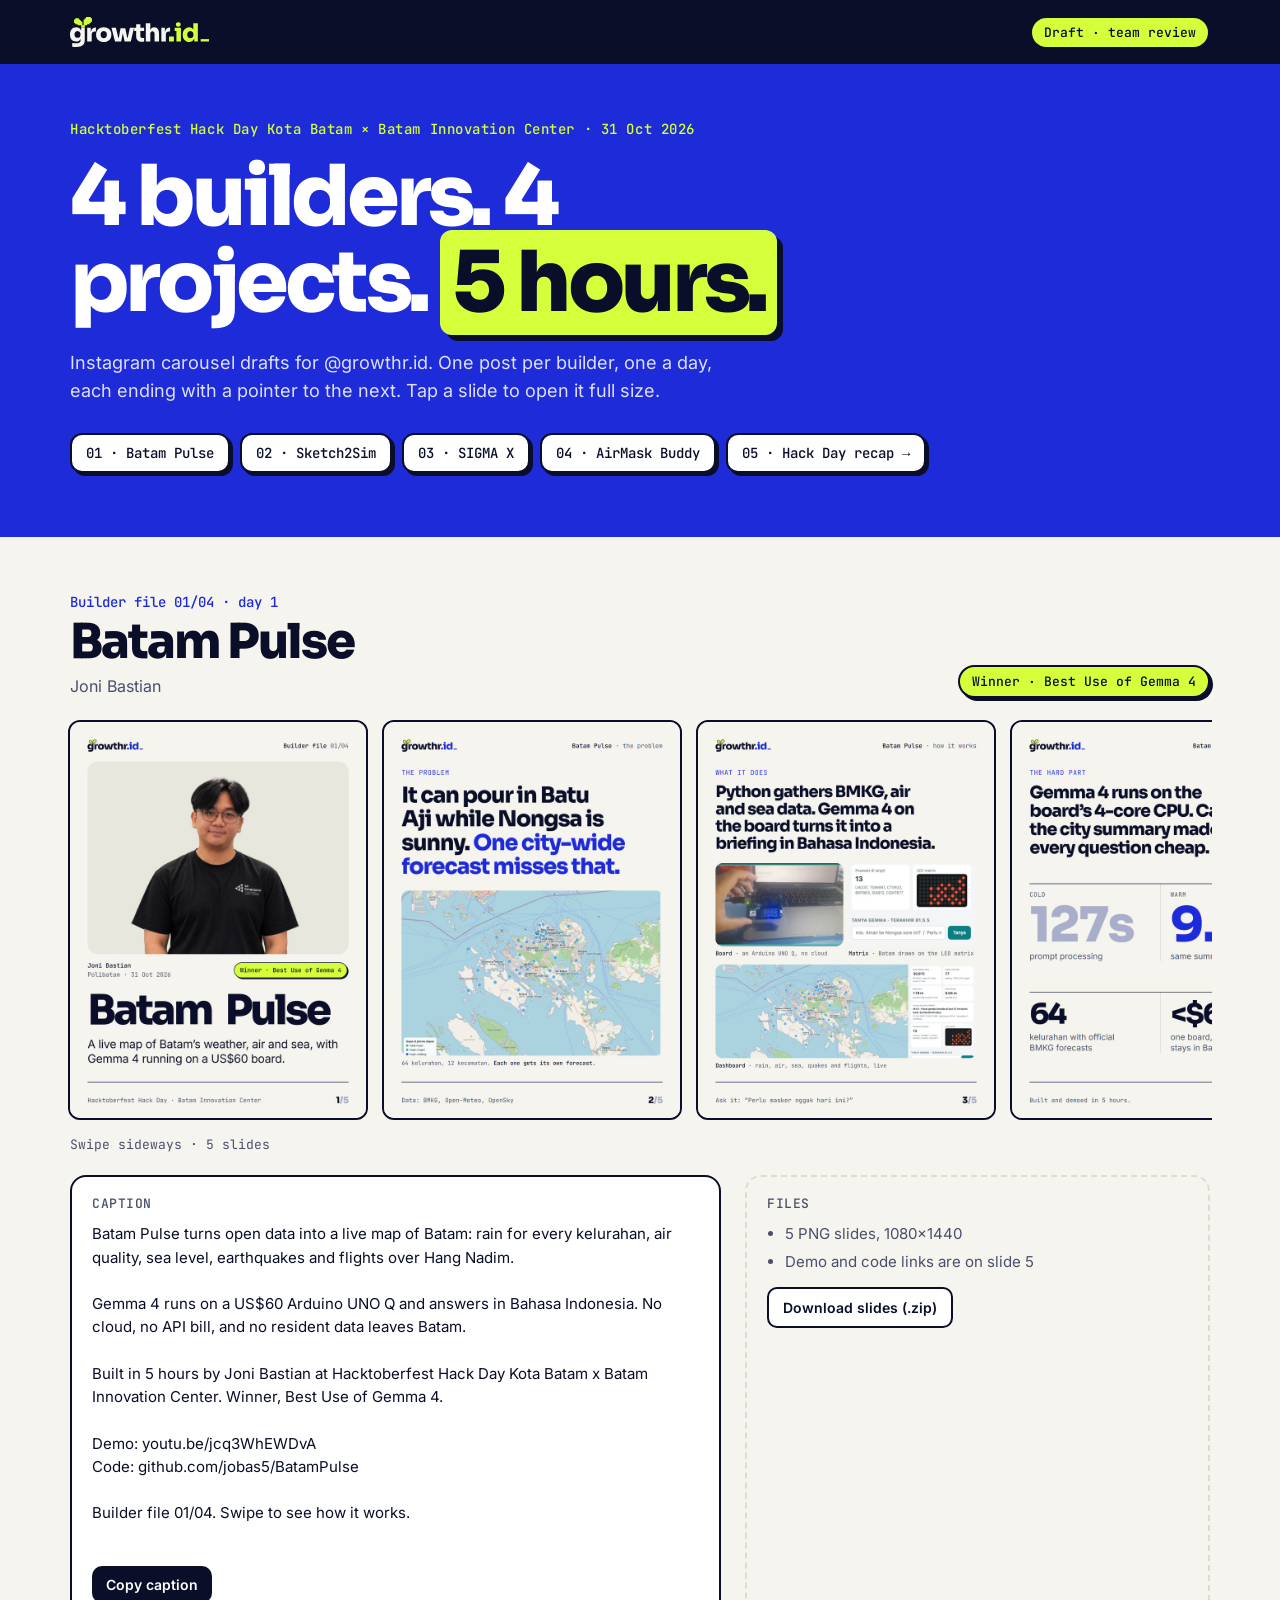
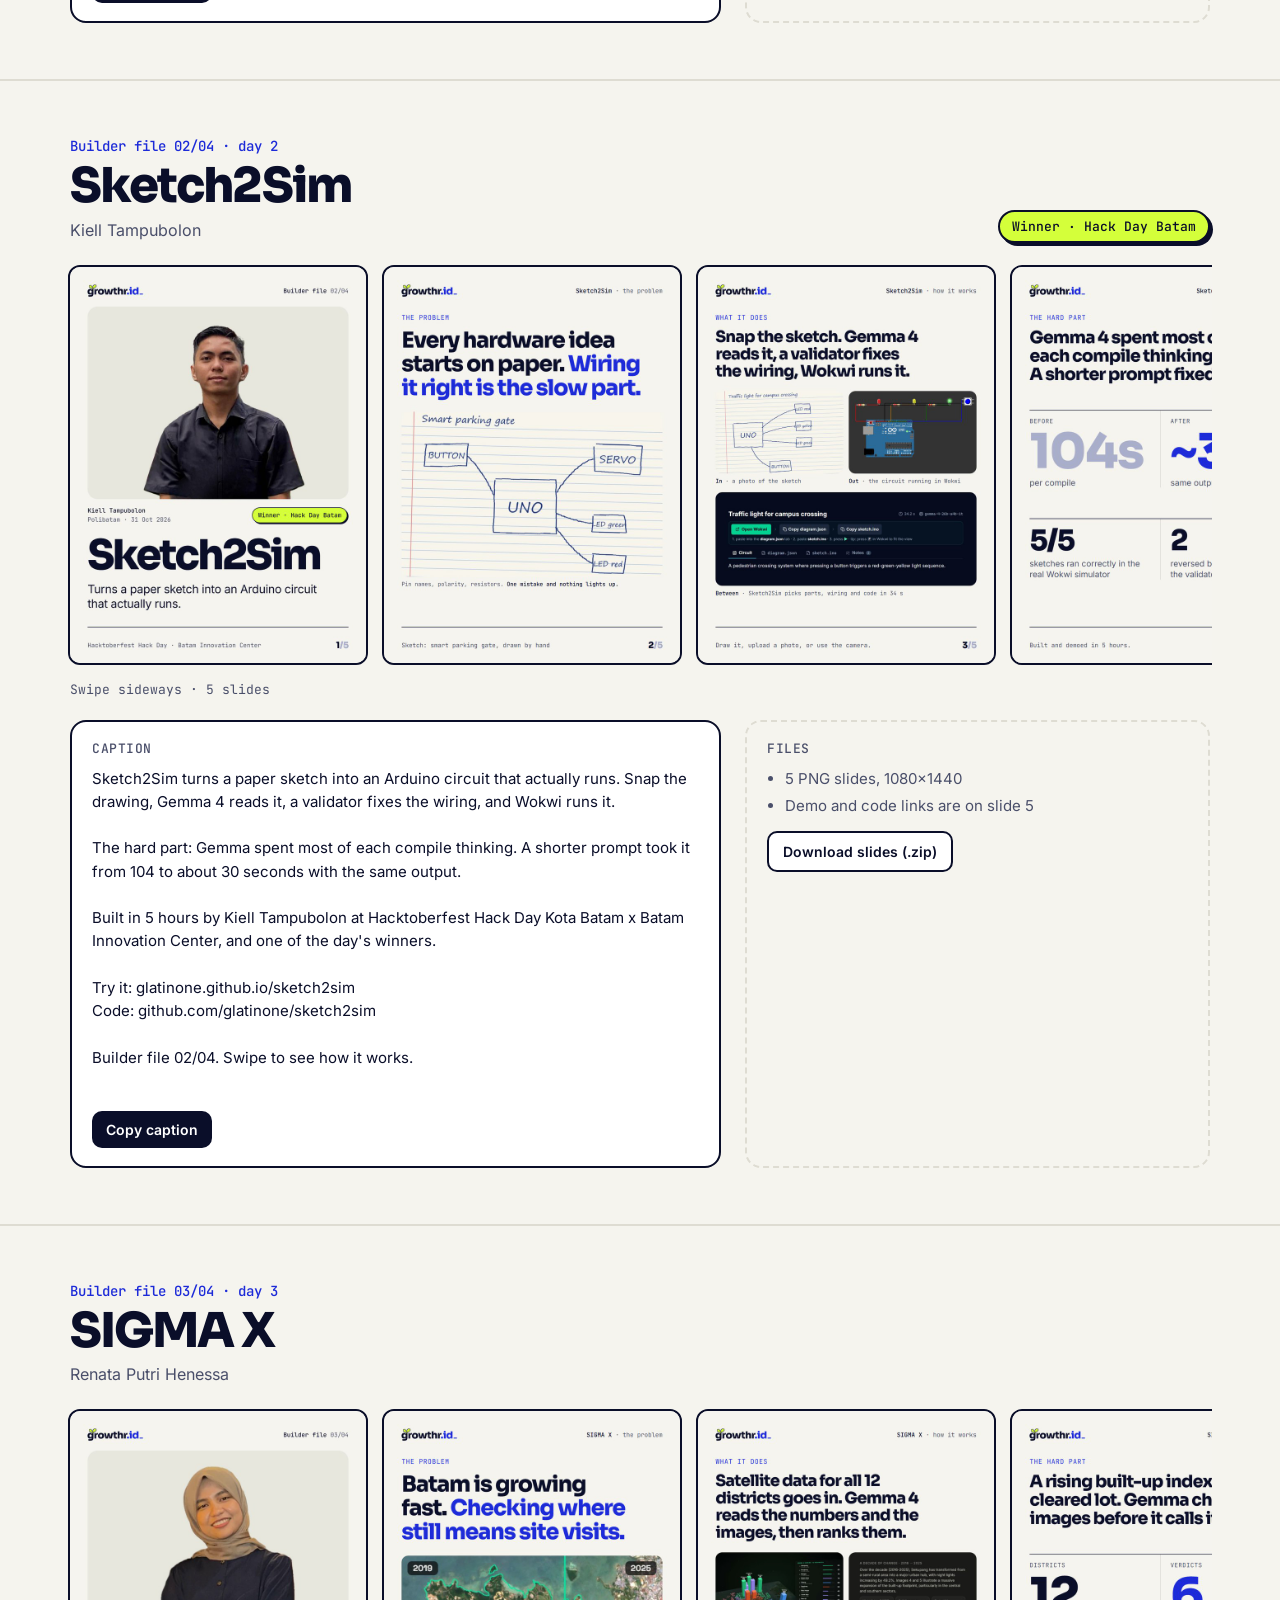
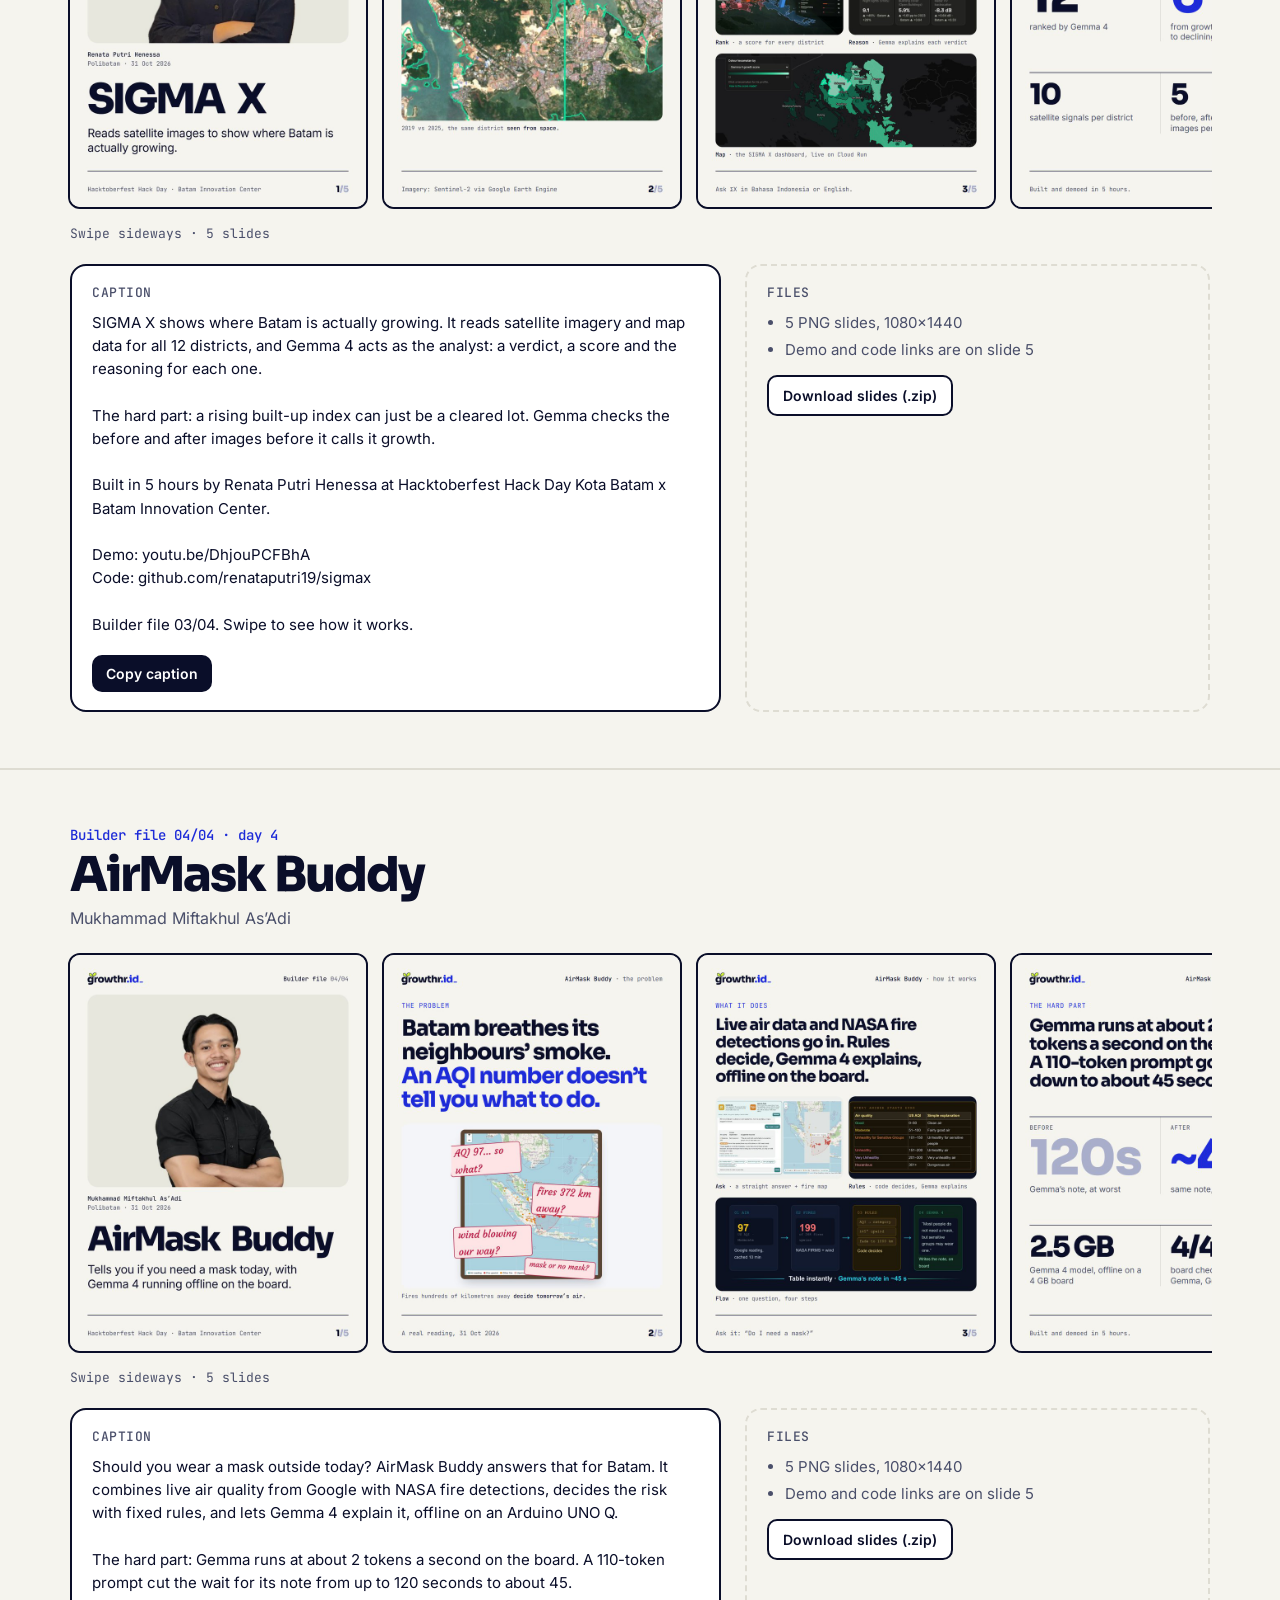
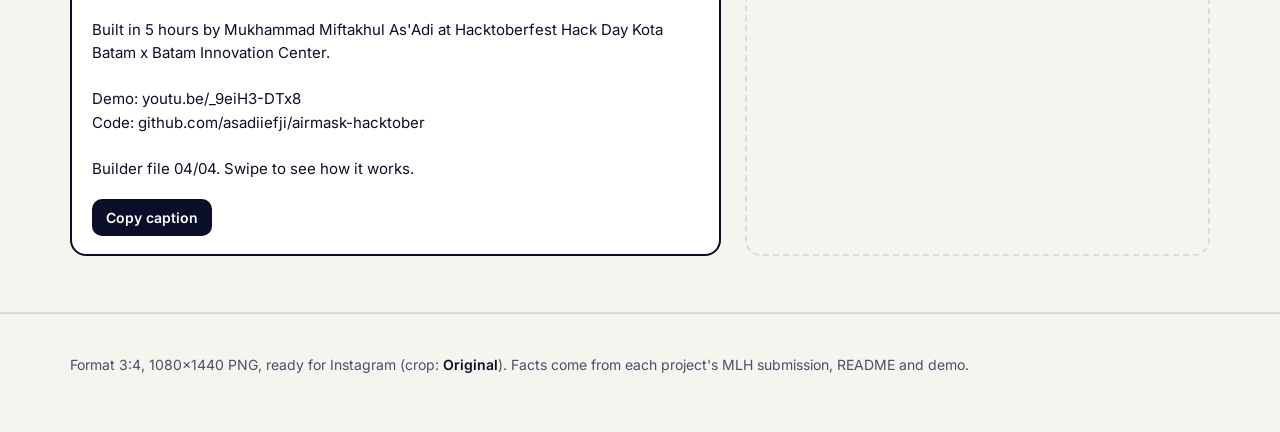
<file: index.html>
<!doctype html>
<html lang="en">
<head>
<meta charset="utf-8">
<meta name="viewport" content="width=device-width, initial-scale=1, viewport-fit=cover">
<meta name="robots" content="noindex, nofollow">
<title>Hack Day Batam · Builder files</title>
<meta property="og:title" content="Hack Day Batam · Builder files (draft)">
<meta property="og:description" content="Instagram carousel drafts for @growthr.id: 4 builders, 4 projects, 5 hours.">
<meta property="og:image" content="slides/joni/slide-01.jpg">
<link rel="icon" href="img/mark.svg">
<link rel="stylesheet" href="fonts/fonts.css">
<style>
/* Layout: growthr.id site language. Ink nav, blue hero with a lime highlight, paper body; each builder is a
   section with a swipeable 3:4 strip (like the IG carousel), the caption, and downloads. Single light theme by choice. */
:root{--ink:#0a0e29;--blue:#1d2bd8;--lime:#d4ff3a;--paper:#f5f4ee;--white:#fff;--mute:#4a4f6a;--line:#dedcd2;
  --display:"Sora","Arial Black",Arial,sans-serif;--body:"Inter","Segoe UI",Arial,sans-serif;--mono:"JetBrains Mono",Consolas,monospace;
  color-scheme:light}
*{box-sizing:border-box}
html,body{margin:0}
body{background:var(--paper);color:var(--ink);font-family:var(--body);font-size:16px;line-height:1.55;-webkit-font-smoothing:antialiased}
a{color:inherit}
.wrap{max-width:1180px;margin:0 auto;padding-inline:20px}
nav{background:var(--ink);color:var(--white);padding-top:env(safe-area-inset-top,0px)}
nav .wrap{display:flex;justify-content:space-between;align-items:center;gap:16px;height:64px}
nav img{height:30px;display:block}
.draft{font:500 13px var(--mono);background:var(--lime);color:var(--ink);padding:6px 12px;border-radius:999px;border:2px solid var(--ink);white-space:nowrap}
.hero{background:var(--blue);color:var(--white);padding-block:56px 64px}
.eyebrow{font:500 14px var(--mono);letter-spacing:.04em;color:var(--lime);margin:0}
h1{font-family:var(--display);font-weight:800;letter-spacing:-.045em;line-height:1.02;font-size:clamp(40px,7.5vw,84px);margin:16px 0 0;text-wrap:balance}
h1 mark{background:var(--lime);color:var(--ink);padding:0 .14em;border-radius:12px;box-shadow:6px 6px 0 var(--ink);-webkit-box-decoration-break:clone;box-decoration-break:clone}
.lede{max-width:60ch;margin:24px 0 0;font-size:18px;color:rgba(255,255,255,.85)}
.jump{display:flex;flex-wrap:wrap;gap:10px;margin-top:28px}
.jump a{font:500 14px var(--mono);text-decoration:none;background:var(--white);color:var(--ink);padding:9px 14px;border-radius:12px;border:2px solid var(--ink);box-shadow:3px 3px 0 var(--ink)}
.jump a:hover{transform:translate(-1px,-1px);box-shadow:4px 4px 0 var(--ink)}
.jump a:focus-visible,.btn:focus-visible{outline:3px solid var(--lime);outline-offset:3px}
section.b{padding-block:56px;border-bottom:2px solid var(--line)}
.bh{display:flex;flex-wrap:wrap;align-items:flex-end;justify-content:space-between;gap:12px 24px}
.no{font:500 14px var(--mono);color:var(--blue);margin:0}
h2{font-family:var(--display);font-weight:800;letter-spacing:-.04em;font-size:clamp(30px,4.6vw,48px);line-height:1.05;margin:6px 0 0}
.by{margin:6px 0 0;color:var(--mute)}
.win{font:500 13px var(--mono);background:var(--lime);padding:6px 12px;border-radius:999px;border:2px solid var(--ink);box-shadow:3px 3px 0 var(--ink);white-space:nowrap}
.strip{display:flex;gap:14px;overflow-x:auto;scroll-snap-type:x mandatory;padding:22px 2px 16px;margin-inline:-2px}
.strip a{flex:0 0 min(76vw,300px);scroll-snap-align:start;display:block}
.strip img{width:100%;aspect-ratio:3/4;display:block;border-radius:12px;border:2px solid var(--ink);background:var(--white)}
.hint{font:13px var(--mono);color:var(--mute);margin:0}
.grid{display:grid;grid-template-columns:minmax(0,1.4fr) minmax(0,1fr);gap:24px;margin-top:22px}
@media (max-width:760px){.grid{grid-template-columns:1fr}}
.cap{background:var(--white);border:2px solid var(--ink);border-radius:16px;padding:18px 20px;min-width:0}
.cap h3,.dl h3{font:500 13px var(--mono);letter-spacing:.04em;text-transform:uppercase;color:var(--mute);margin:0 0 10px}
.cap pre{white-space:pre-wrap;word-break:break-word;font:15px/1.55 var(--body);margin:0;max-height:330px;overflow:auto}
.btn{font:600 14px var(--body);background:var(--ink);color:var(--white);border:0;border-radius:10px;padding:10px 14px;cursor:pointer;text-decoration:none;display:inline-block}
.btn.alt{background:var(--white);color:var(--ink);border:2px solid var(--ink)}
.row{display:flex;flex-wrap:wrap;gap:10px;margin-top:14px}
.dl{border:2px dashed var(--line);border-radius:16px;padding:18px 20px;min-width:0}
.dl ul{margin:0;padding-left:18px;color:var(--mute);font-size:15px}
.dl li{margin:4px 0}
footer{padding-block:40px 56px;color:var(--mute);font-size:14px}
footer b{color:var(--ink)}
@media (prefers-reduced-motion:reduce){.jump a:hover{transform:none}}
</style>
</head>
<body>
<nav><div class="wrap"><img src="img/logo-dark.svg" alt="growthr.id"><span class="draft">Draft · team review</span></div></nav>
<header class="hero"><div class="wrap">
  <p class="eyebrow">Hacktoberfest Hack Day Kota Batam × Batam Innovation Center · 31 Oct 2026</p>
  <h1>4 builders. 4 projects. <mark>5 hours.</mark></h1>
  <p class="lede">Instagram carousel drafts for @growthr.id. One post per builder, one a day, each ending with a pointer to the next. Tap a slide to open it full size.</p>
  <div class="jump" id="jump"></div>
</div></header>
<main id="list"></main>
<footer><div class="wrap">Format 3:4, 1080×1440 PNG, ready for Instagram (crop: <b>Original</b>). Facts come from each project's MLH submission, README and demo.</div></footer>
<script src="builders.js"></script>
<script src="captions.js"></script>
<script>
const pad=n=>String(n).padStart(2,'0');
document.getElementById('jump').innerHTML=BUILDERS.map(b=>`<a href="#${b.id}">${pad(b.n)} · ${b.project}</a>`).join('')+'<a href="recap/">05 · Hack Day recap →</a>';
document.getElementById('list').innerHTML=BUILDERS.map(b=>`
<section class="b" id="${b.id}"><div class="wrap">
  <div class="bh"><div><p class="no">Builder file ${pad(b.n)}/04 · day ${b.n}</p><h2>${b.project}</h2><p class="by">${b.name}</p></div>${b.tag?`<span class="win">${b.tag}</span>`:''}</div>
  <div class="strip">${[1,2,3,4,5].map(i=>`<a href="slides/${b.id}/slide-0${i}.png" target="_blank" rel="noopener"><img loading="lazy" src="slides/${b.id}/slide-0${i}.jpg" alt="${b.project}, slide ${i} of 5"></a>`).join('')}</div>
  <p class="hint">Swipe sideways · 5 slides</p>
  <div class="grid">
    <div class="cap"><h3>Caption</h3><pre id="cap-${b.id}"></pre><div class="row"><button class="btn" id="copy-${b.id}">Copy caption</button></div></div>
    <div class="dl"><h3>Files</h3><ul><li>5 PNG slides, 1080×1440</li><li>Demo and code links are on slide 5</li></ul>
      <div class="row"><a class="btn alt" href="zip/${b.id}.zip" download>Download slides (.zip)</a></div></div>
  </div>
</div></section>`).join('');
BUILDERS.forEach(b=>{
  const pre=document.getElementById('cap-'+b.id); pre.textContent=CAPTIONS[b.id]||'';
  const btn=document.getElementById('copy-'+b.id);
  btn.addEventListener('click',()=>{navigator.clipboard.writeText(pre.textContent).then(()=>{btn.textContent='Copied';setTimeout(()=>btn.textContent='Copy caption',1600)},()=>{const r=document.createRange();r.selectNodeContents(pre);const s=getSelection();s.removeAllRanges();s.addRange(r);btn.textContent='Selected, press Ctrl+C'})});
});
</script>
</body>
</html>
</file>
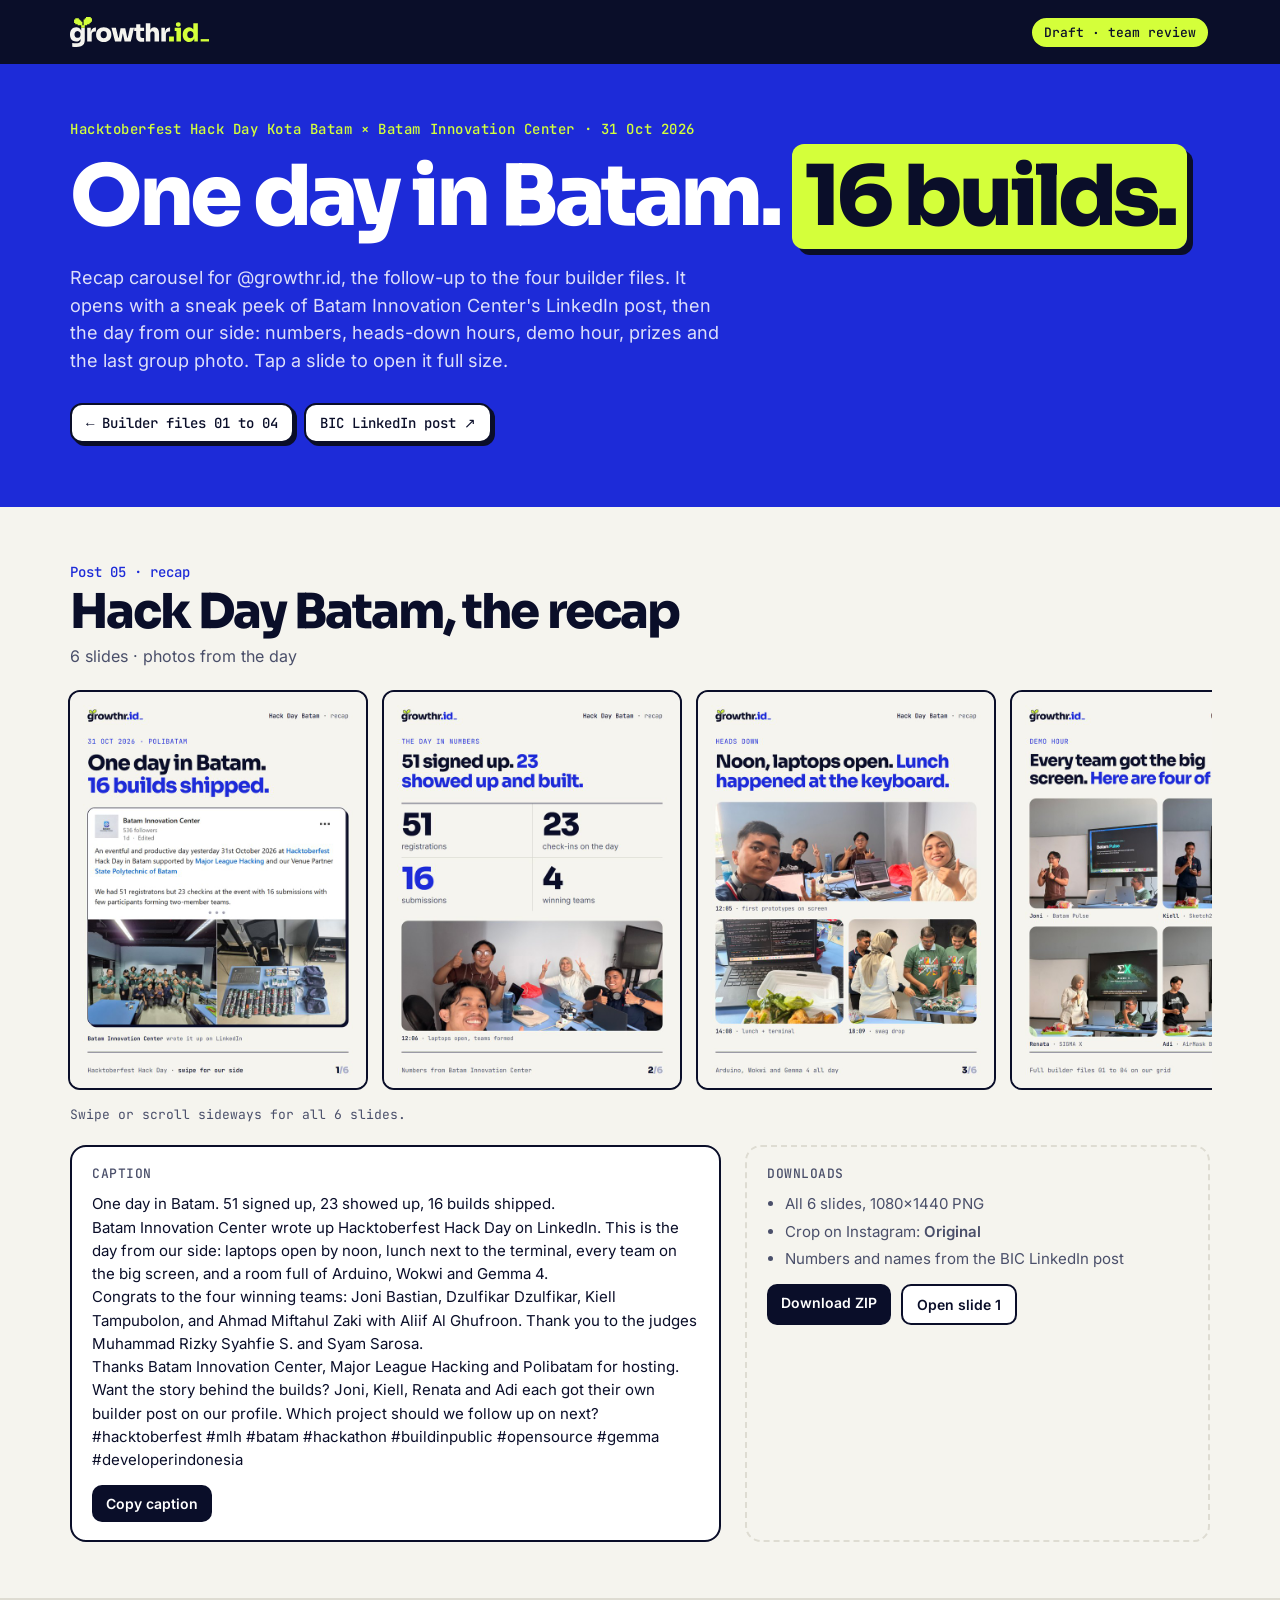
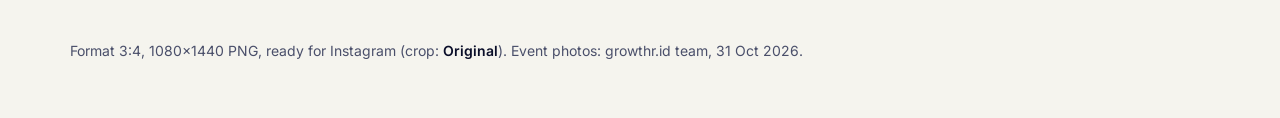
<file: recap/index.html>
<!doctype html>
<html lang="en">
<head>
<meta charset="utf-8">
<meta name="viewport" content="width=device-width, initial-scale=1, viewport-fit=cover">
<meta name="robots" content="noindex, nofollow">
<title>Hack Day Batam · Recap</title>
<meta property="og:title" content="Hack Day Batam · Recap (draft)">
<meta property="og:description" content="Instagram carousel draft for @growthr.id: the day from our side, 6 slides.">
<meta property="og:image" content="slides/slide-01.jpg?v=1793684181">
<link rel="icon" href="../img/mark.svg">
<link rel="stylesheet" href="../fonts/fonts.css">
<style>
/* Layout: growthr.id site language. Ink nav, blue hero with a lime highlight, paper body; each builder is a
   section with a swipeable 3:4 strip (like the IG carousel), the caption, and downloads. Single light theme by choice. */
:root{--ink:#0a0e29;--blue:#1d2bd8;--lime:#d4ff3a;--paper:#f5f4ee;--white:#fff;--mute:#4a4f6a;--line:#dedcd2;
  --display:"Sora","Arial Black",Arial,sans-serif;--body:"Inter","Segoe UI",Arial,sans-serif;--mono:"JetBrains Mono",Consolas,monospace;
  color-scheme:light}
*{box-sizing:border-box}
html,body{margin:0}
body{background:var(--paper);color:var(--ink);font-family:var(--body);font-size:16px;line-height:1.55;-webkit-font-smoothing:antialiased}
a{color:inherit}
.wrap{max-width:1180px;margin:0 auto;padding-inline:20px}
nav{background:var(--ink);color:var(--white);padding-top:env(safe-area-inset-top,0px)}
nav .wrap{display:flex;justify-content:space-between;align-items:center;gap:16px;height:64px}
nav img{height:30px;display:block}
.draft{font:500 13px var(--mono);background:var(--lime);color:var(--ink);padding:6px 12px;border-radius:999px;border:2px solid var(--ink);white-space:nowrap}
.hero{background:var(--blue);color:var(--white);padding-block:56px 64px}
.eyebrow{font:500 14px var(--mono);letter-spacing:.04em;color:var(--lime);margin:0}
h1{font-family:var(--display);font-weight:800;letter-spacing:-.045em;line-height:1.02;font-size:clamp(40px,7.5vw,84px);margin:16px 0 0;text-wrap:balance}
h1 mark{background:var(--lime);color:var(--ink);padding:0 .14em;border-radius:12px;box-shadow:6px 6px 0 var(--ink);-webkit-box-decoration-break:clone;box-decoration-break:clone}
.lede{max-width:60ch;margin:24px 0 0;font-size:18px;color:rgba(255,255,255,.85)}
.jump{display:flex;flex-wrap:wrap;gap:10px;margin-top:28px}
.jump a{font:500 14px var(--mono);text-decoration:none;background:var(--white);color:var(--ink);padding:9px 14px;border-radius:12px;border:2px solid var(--ink);box-shadow:3px 3px 0 var(--ink)}
.jump a:hover{transform:translate(-1px,-1px);box-shadow:4px 4px 0 var(--ink)}
.jump a:focus-visible,.btn:focus-visible{outline:3px solid var(--lime);outline-offset:3px}
section.b{padding-block:56px;border-bottom:2px solid var(--line)}
.bh{display:flex;flex-wrap:wrap;align-items:flex-end;justify-content:space-between;gap:12px 24px}
.no{font:500 14px var(--mono);color:var(--blue);margin:0}
h2{font-family:var(--display);font-weight:800;letter-spacing:-.04em;font-size:clamp(30px,4.6vw,48px);line-height:1.05;margin:6px 0 0}
.by{margin:6px 0 0;color:var(--mute)}
.win{font:500 13px var(--mono);background:var(--lime);padding:6px 12px;border-radius:999px;border:2px solid var(--ink);box-shadow:3px 3px 0 var(--ink);white-space:nowrap}
.strip{display:flex;gap:14px;overflow-x:auto;scroll-snap-type:x mandatory;padding:22px 2px 16px;margin-inline:-2px}
.strip a{flex:0 0 min(76vw,300px);scroll-snap-align:start;display:block}
.strip img{width:100%;aspect-ratio:3/4;display:block;border-radius:12px;border:2px solid var(--ink);background:var(--white)}
.hint{font:13px var(--mono);color:var(--mute);margin:0}
.grid{display:grid;grid-template-columns:minmax(0,1.4fr) minmax(0,1fr);gap:24px;margin-top:22px}
@media (max-width:760px){.grid{grid-template-columns:1fr}}
.cap{background:var(--white);border:2px solid var(--ink);border-radius:16px;padding:18px 20px;min-width:0}
.cap h3,.dl h3{font:500 13px var(--mono);letter-spacing:.04em;text-transform:uppercase;color:var(--mute);margin:0 0 10px}
.cap pre{white-space:pre-wrap;word-break:break-word;font:15px/1.55 var(--body);margin:0;max-height:330px;overflow:auto}
.btn{font:600 14px var(--body);background:var(--ink);color:var(--white);border:0;border-radius:10px;padding:10px 14px;cursor:pointer;text-decoration:none;display:inline-block}
.btn.alt{background:var(--white);color:var(--ink);border:2px solid var(--ink)}
.row{display:flex;flex-wrap:wrap;gap:10px;margin-top:14px}
.dl{border:2px dashed var(--line);border-radius:16px;padding:18px 20px;min-width:0}
.dl ul{margin:0;padding-left:18px;color:var(--mute);font-size:15px}
.dl li{margin:4px 0}
footer{padding-block:40px 56px;color:var(--mute);font-size:14px}
footer b{color:var(--ink)}
@media (prefers-reduced-motion:reduce){.jump a:hover{transform:none}}
</style>
</head>
<body>
<nav><div class="wrap"><a href="../"><img src="../img/logo-dark.svg" alt="growthr.id"></a><span class="draft">Draft · team review</span></div></nav>
<header class="hero"><div class="wrap">
  <p class="eyebrow">Hacktoberfest Hack Day Kota Batam × Batam Innovation Center · 31 Oct 2026</p>
  <h1>One day in Batam. <mark>16 builds.</mark></h1>
  <p class="lede">Recap carousel for @growthr.id, the follow-up to the four builder files. It opens with a sneak peek of Batam Innovation Center's LinkedIn post, then the day from our side: numbers, heads-down hours, demo hour, prizes and the last group photo. Tap a slide to open it full size.</p>
  <div class="jump"><a href="../">← Builder files 01 to 04</a><a href="https://www.linkedin.com/posts/an-eventful-and-productive-day-yesterday-ugcPost-7522524057683066880-QkUz/" target="_blank" rel="noopener">BIC LinkedIn post ↗</a></div>
</div></header>
<main><section class="b" id="recap"><div class="wrap">
  <div class="bh"><div><p class="no">Post 05 · recap</p><h2>Hack Day Batam, the recap</h2><p class="by">6 slides · photos from the day</p></div></div>
  <div class="strip"><a href="slides/slide-01.png" target="_blank" rel="noopener"><img src="slides/slide-01.jpg?v=1793684181" alt="Slide 1 of 6" loading="lazy"></a><a href="slides/slide-02.png" target="_blank" rel="noopener"><img src="slides/slide-02.jpg?v=1793684181" alt="Slide 2 of 6" loading="lazy"></a><a href="slides/slide-03.png" target="_blank" rel="noopener"><img src="slides/slide-03.jpg?v=1793684181" alt="Slide 3 of 6" loading="lazy"></a><a href="slides/slide-04.png" target="_blank" rel="noopener"><img src="slides/slide-04.jpg?v=1793684181" alt="Slide 4 of 6" loading="lazy"></a><a href="slides/slide-05.png" target="_blank" rel="noopener"><img src="slides/slide-05.jpg?v=1793684181" alt="Slide 5 of 6" loading="lazy"></a><a href="slides/slide-06.png" target="_blank" rel="noopener"><img src="slides/slide-06.jpg?v=1793684181" alt="Slide 6 of 6" loading="lazy"></a></div>
  <p class="hint">Swipe or scroll sideways for all 6 slides.</p>
  <div class="grid">
    <div class="cap"><h3>Caption</h3><pre id="cap">One day in Batam. 51 signed up, 23 showed up, 16 builds shipped.
Batam Innovation Center wrote up Hacktoberfest Hack Day on LinkedIn. This is the day from our side: laptops open by noon, lunch next to the terminal, every team on the big screen, and a room full of Arduino, Wokwi and Gemma 4.
Congrats to the four winning teams: Joni Bastian, Dzulfikar Dzulfikar, Kiell Tampubolon, and Ahmad Miftahul Zaki with Aliif Al Ghufroon. Thank you to the judges Muhammad Rizky Syahfie S. and Syam Sarosa.
Thanks Batam Innovation Center, Major League Hacking and Polibatam for hosting.
Want the story behind the builds? Joni, Kiell, Renata and Adi each got their own builder post on our profile. Which project should we follow up on next?
#hacktoberfest #mlh #batam #hackathon #buildinpublic #opensource #gemma #developerindonesia</pre>
      <div class="row"><button class="btn" onclick="navigator.clipboard.writeText(document.getElementById('cap').innerText).then(()=>{this.textContent='Copied'})">Copy caption</button></div></div>
    <div class="dl"><h3>Downloads</h3><ul><li>All 6 slides, 1080×1440 PNG</li><li>Crop on Instagram: <b>Original</b></li><li>Numbers and names from the BIC LinkedIn post</li></ul>
      <div class="row"><a class="btn" href="hackday-recap.zip" download>Download ZIP</a><a class="btn alt" href="slides/slide-01.png" target="_blank" rel="noopener">Open slide 1</a></div></div>
  </div>
</div></section></main>
<footer><div class="wrap">Format 3:4, 1080×1440 PNG, ready for Instagram (crop: <b>Original</b>). Event photos: growthr.id team, 31 Oct 2026.</div></footer>
</body>
</html>
</file>
<file: fonts/fonts.css>
@font-face{font-family:'Inter';font-weight:400;font-style:normal;font-display:block;src:url(Inter-400.woff2) format('woff2')}
@font-face{font-family:'Inter';font-weight:500;font-style:normal;font-display:block;src:url(Inter-500.woff2) format('woff2')}
@font-face{font-family:'Inter';font-weight:600;font-style:normal;font-display:block;src:url(Inter-600.woff2) format('woff2')}
@font-face{font-family:'JetBrains Mono';font-weight:400;font-style:normal;font-display:block;src:url(JetBrainsMono-400.woff2) format('woff2')}
@font-face{font-family:'JetBrains Mono';font-weight:500;font-style:normal;font-display:block;src:url(JetBrainsMono-500.woff2) format('woff2')}
@font-face{font-family:'Sora';font-weight:600;font-style:normal;font-display:block;src:url(Sora-600.woff2) format('woff2')}
@font-face{font-family:'Sora';font-weight:700;font-style:normal;font-display:block;src:url(Sora-700.woff2) format('woff2')}
@font-face{font-family:'Sora';font-weight:800;font-style:normal;font-display:block;src:url(Sora-800.woff2) format('woff2')}
</file>
